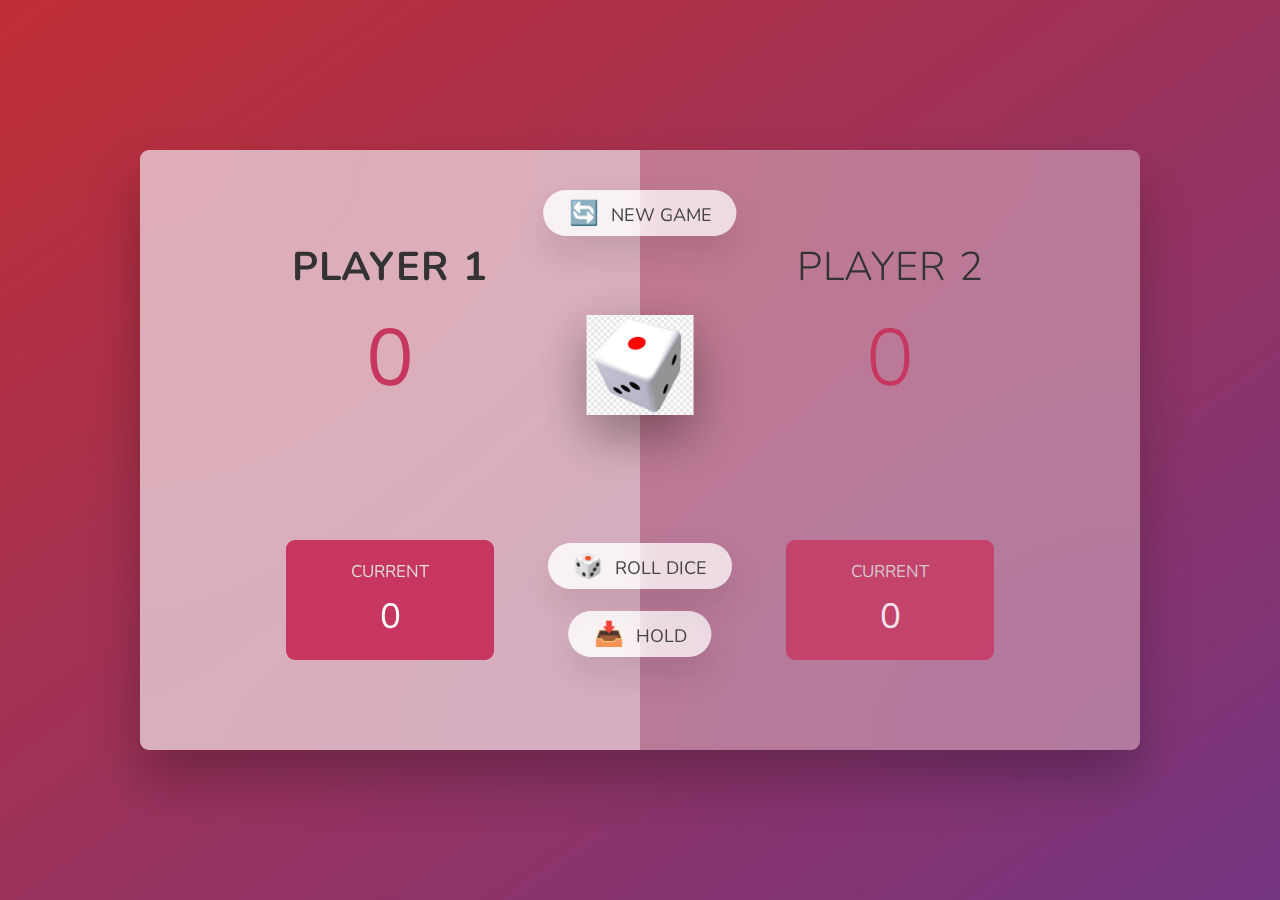
<file: Dice rolling/Index.html>
<!DOCTYPE html>
<html lang="en">
  <head>
    <meta charset="UTF-8" />
    <meta name="viewport" content="width=device-width, initial-scale=1.0" />
    <meta http-equiv="X-UA-Compatible" content="ie=edge" />
    <link rel="stylesheet" href="style.css" />
    <title>Pig Game</title>
  </head>
  <body>
    <main>
      <section class="player player--0 player--active">
        <h2 class="name" id="name--0">Player 1</h2>
        <p class="score" id="score--0">43</p>
        <div class="current">
          <p class="current-label">Current</p>
          <p class="current-score" id="current--0">0</p>
        </div>
      </section>
      <section class="player player--1">
        <h2 class="name" id="name--1">Player 2</h2>
        <p class="score" id="score--1">24</p>
        <div class="current">
          <p class="current-label">Current</p>
          <p class="current-score" id="current--1">0</p>
        </div>
      </section>

      <img src="dice9.gif" alt="Playing dice" class="dice1" />
      <img src="dice8.png" alt="Playing dice" class="dice" />
      <button class="btn btn--new">🔄 New game</button>
      <button class="btn btn--roll">🎲 Roll dice</button>
      <button class="btn btn--hold">📥 Hold</button>
    </main>
    <script src="script.js"></script>
  </body>
</html>
</file>
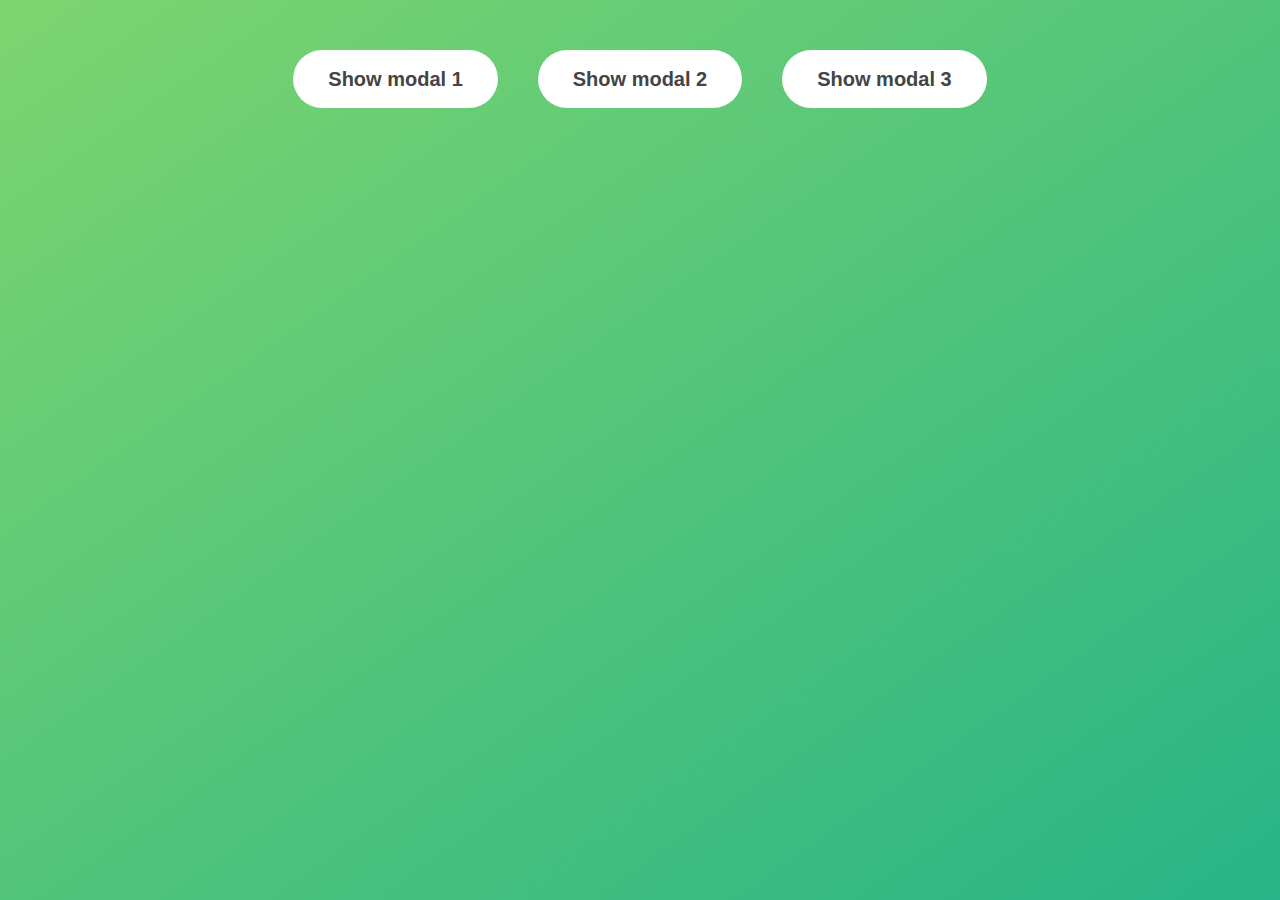
<file: Modal/Index.html>
<!DOCTYPE html>
<html lang="en">
  <head>
    <meta charset="UTF-8" />
    <meta name="viewport" content="width=device-width, initial-scale=1.0" />
    <meta http-equiv="X-UA-Compatible" content="ie=edge" />
    <link rel="stylesheet" href="style.css" />
    <title>Modal window</title>
  </head>
  <body>
    <button class="show-modal">Show modal 1</button>
    <button class="show-modal">Show modal 2</button>
    <button class="show-modal">Show modal 3</button>

    <div class="modal hidden">
      <button class="close-modal">&times;</button>
      <h1>I'm a modal window 😍</h1>
      <p>
        Lorem ipsum dolor sit amet, consectetur adipisicing elit, sed do eiusmod
        tempor incididunt ut labore et dolore magna aliqua. Ut enim ad minim
        veniam, quis nostrud exercitation ullamco laboris nisi ut aliquip ex ea
        commodo consequat. Duis aute irure dolor in reprehenderit in voluptate
        velit esse cillum dolore eu fugiat nulla pariatur. Excepteur sint
        occaecat cupidatat non proident, sunt in culpa qui officia deserunt
        mollit anim id est laborum.
      </p>
    </div>
    <div class="overlay hidden"></div>

    <script src="script.js"></script>
  </body>
</html>
</file>
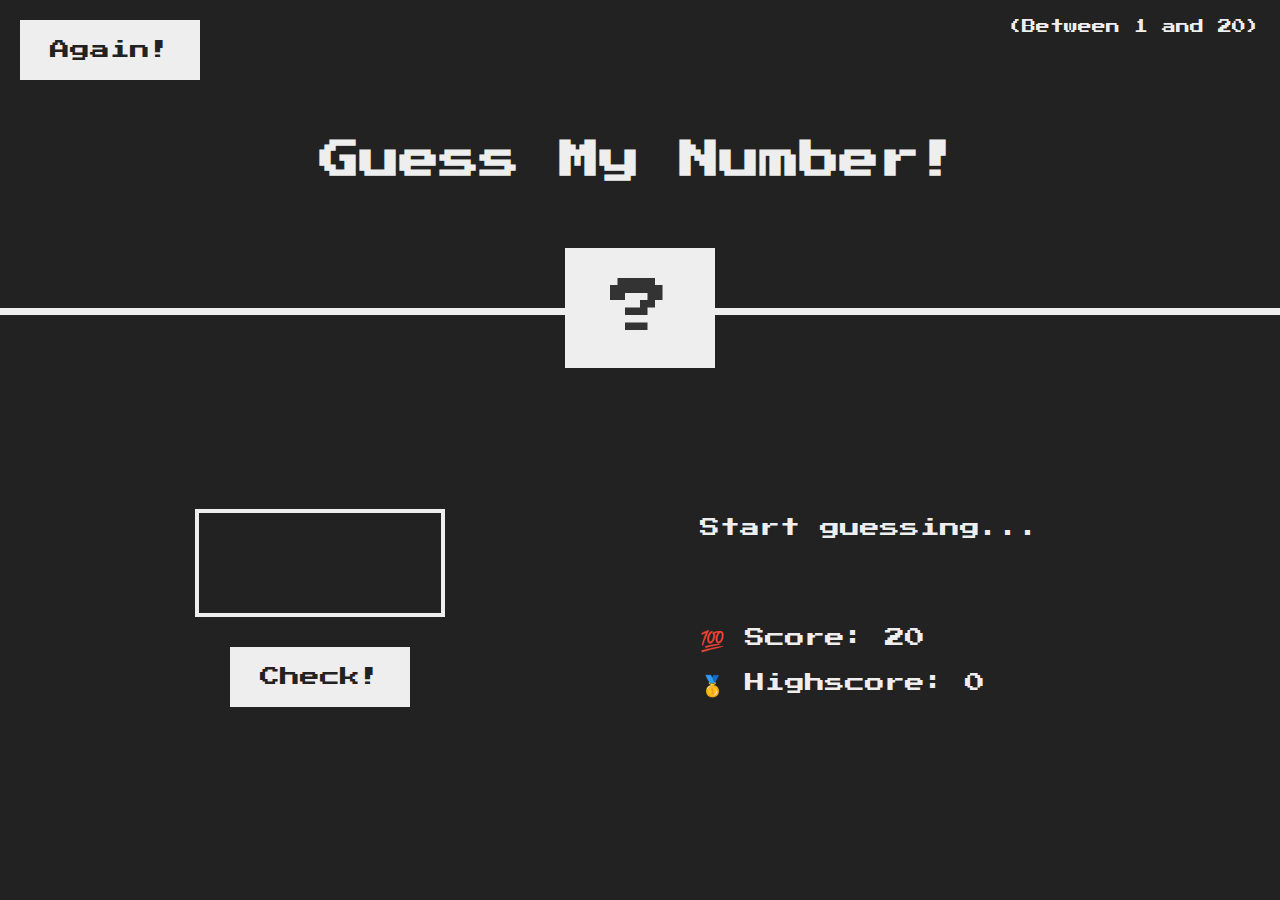
<file: Guessing game/Guess the number.html>
<!DOCTYPE html>
<html lang="en">
  <head>
    <meta charset="UTF-8" />
    <meta name="viewport" content="width=device-width, initial-scale=1.0" />
    <meta http-equiv="X-UA-Compatible" content="ie=edge" />
    <link rel="stylesheet" href="style.css" />
    <title>Guess My Number!</title>
  </head>
  <body>
    <header>
      <h1>Guess My Number!</h1>
      <p class="between">(Between 1 and 20)</p>
      <button class="btn again">Again!</button>
      <div class="number">?</div>
    </header>
    <main>
      <section class="left">
        <input type="number" class="guess" />
        <button class="btn check">Check!</button>
      </section>
      <section class="right">
        <p class="message">Start guessing...</p>
        <p class="label-score">💯 Score: <span class="score">20</span></p>
        <p class="label-highscore">
          🥇 Highscore: <span class="highscore">0</span>
        </p>
      </section>
    </main>
    <script src="main.js"></script>
  </body>
</html>
</file>
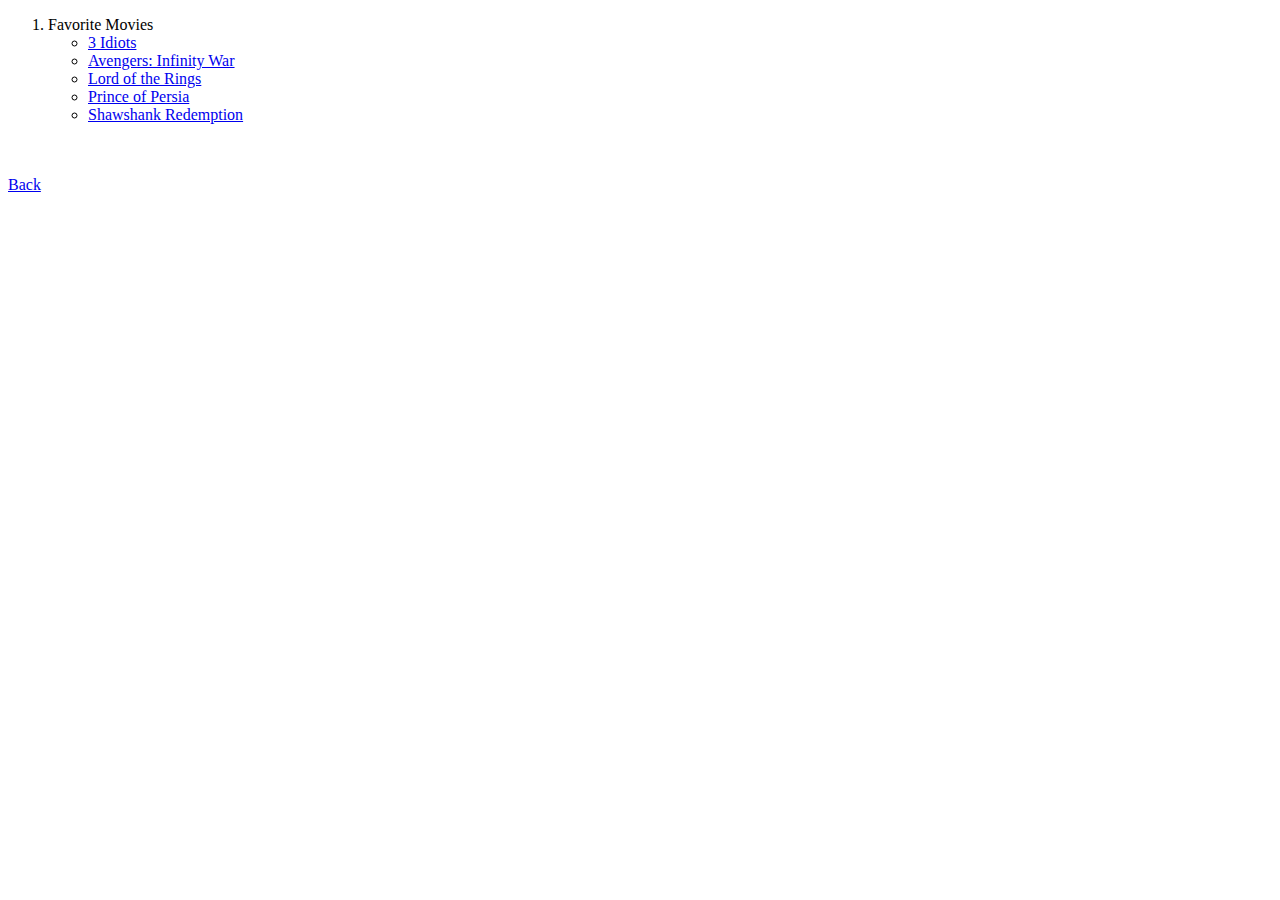
<file: Main/Pages/details.html>
<!DOCTYPE html>
<html lang="en">
<head>
    <meta charset="UTF-8">
    <meta http-equiv="X-UA-Compatible" content="IE=edge">
    <meta name="viewport" content="width=device-width, initial-scale=1.0">
    <title>Favorites Movies</title>
</head>
<body>

    <ol>
        <li>Favorite Movies</li>
          <ul>
            <li><a href="film1.html" target="_blank">3 Idiots</a></li>
            <li><a href="Film2.html" target="_blank">Avengers: Infinity War</a></li>
            <li><a href="film3.html" target="_blank">Lord of the Rings</a></li>
            <li><a href="film4.html" target="_blank">Prince of Persia</a></li>
            <li><a href="film5.html" target="_blank">Shawshank Redemption</a></li>
          </ul>
    </ol>
    <br>
    <br>
    <a href="Assignment.html">Back</a>
    
</body>
</html>
</file>
<file: Dice rolling/style.css>
@import url('https://fonts.googleapis.com/css2?family=Nunito&display=swap');

* {
  margin: 0;
  padding: 0;
  box-sizing: inherit;
}

html {
  font-size: 62.5%;
  box-sizing: border-box;
}

body {
  font-family: 'Nunito', sans-serif;
  font-weight: 400;
  height: 100vh;
  color: #333;
  background-image: linear-gradient(to top left, #753682 0%, #bf2e34 100%);
  display: flex;
  align-items: center;
  justify-content: center;
}

/* LAYOUT */
main {
  position: relative;
  width: 100rem;
  height: 60rem;
  background-color: rgba(255, 255, 255, 0.35);
  backdrop-filter: blur(200px);
  filter: blur();
  box-shadow: 0 3rem 5rem rgba(0, 0, 0, 0.25);
  border-radius: 9px;
  overflow: hidden;
  display: flex;
}

.player {
  flex: 50%;
  padding: 9rem;
  display: flex;
  flex-direction: column;
  align-items: center;
  transition: all 0.75s;
}

/* ELEMENTS */
.name {
  position: relative;
  font-size: 4rem;
  text-transform: uppercase;
  letter-spacing: 1px;
  word-spacing: 2px;
  font-weight: 300;
  margin-bottom: 1rem;
}

.score {
  font-size: 8rem;
  font-weight: 300;
  color: #c7365f;
  margin-bottom: auto;
}

.player--active {
  background-color: rgba(255, 255, 255, 0.4);
}
.player--active .name {
  font-weight: 700;
}
.player--active .score {
  font-weight: 400;
}

.player--active .current {
  opacity: 1;
}

.current {
  background-color: #c7365f;
  opacity: 0.8;
  border-radius: 9px;
  color: #fff;
  width: 65%;
  padding: 2rem;
  text-align: center;
  transition: all 0.75s;
}

.current-label {
  text-transform: uppercase;
  margin-bottom: 1rem;
  font-size: 1.7rem;
  color: #ddd;
}

.current-score {
  font-size: 3.5rem;
}

/* ABSOLUTE POSITIONED ELEMENTS */
.btn {
  position: absolute;
  left: 50%;
  transform: translateX(-50%);
  color: #444;
  background: none;
  border: none;
  font-family: inherit;
  font-size: 1.8rem;
  text-transform: uppercase;
  cursor: pointer;
  font-weight: 400;
  transition: all 0.2s;

  background-color: white;
  background-color: rgba(255, 255, 255, 0.6);
  backdrop-filter: blur(10px);

  padding: 0.7rem 2.5rem;
  border-radius: 50rem;
  box-shadow: 0 1.75rem 3.5rem rgba(0, 0, 0, 0.1);
}

.btn::first-letter {
  font-size: 2.4rem;
  display: inline-block;
  margin-right: 0.7rem;
}

.btn--new {
  top: 4rem;
}
.btn--roll {
  top: 39.3rem;
}
.btn--hold {
  top: 46.1rem;
}

.btn:active {
  transform: translate(-50%, 3px);
  box-shadow: 0 1rem 2rem rgba(0, 0, 0, 0.15);
}

.btn:focus {
  outline: none;
}

.dice {
  position: absolute;
  left: 50%;
  top: 16.5rem;
  transform: translateX(-50%);
  height: 10rem;
  box-shadow: 0 2rem 5rem rgba(0, 0, 0, 0.2);
}
.dice1 {
    position: absolute;
    left: 50%;
    top: 16.5rem;
    transform: translateX(-50%);
    height: 10rem;
    box-shadow: 0 2rem 5rem rgba(0, 0, 0, 0.2);
  }

.player--winner {
  background-color: #2f2f2f;
}

.player--winner .name {
  font-weight: 700;
  color: #c7365f;
}
</file>
<file: Modal/style.css>
* {
    margin: 0;
    padding: 0;
    box-sizing: inherit;
  }
  
  html {
    font-size: 62.5%;
    box-sizing: border-box;
  }
  
  body {
    font-family: sans-serif;
    color: #333;
    line-height: 1.5;
    height: 100vh;
    position: relative;
    display: flex;
    align-items: flex-start;
    justify-content: center;
    background: linear-gradient(to top left, #28b487, #7dd56f);
  }
  
  .show-modal {
    font-size: 2rem;
    font-weight: 600;
    padding: 1.75rem 3.5rem;
    margin: 5rem 2rem;
    border: none;
    background-color: #fff;
    color: #444;
    border-radius: 10rem;
    cursor: pointer;
  }
  
  .close-modal {
    position: absolute;
    top: 1.2rem;
    right: 2rem;
    font-size: 5rem;
    color: #333;
    cursor: pointer;
    border: none;
    background: none;
  }
  
  h1 {
    font-size: 2.5rem;
    margin-bottom: 2rem;
  }
  
  p {
    font-size: 1.8rem;
  }
  
  /* -------------------------- */
  /* CLASSES TO MAKE MODAL WORK */
  .hidden {
    display: none;
  }
  
  .modal {
    position: absolute;
    top: 50%;
    left: 50%;
    transform: translate(-50%, -50%);
    width: 70%;
  
    background-color: white;
    padding: 6rem;
    border-radius: 5px;
    box-shadow: 0 3rem 5rem rgba(0, 0, 0, 0.3);
    z-index: 10;
  }
  
  .overlay {
    position: absolute;
    top: 0;
    left: 0;
    width: 100%;
    height: 100%;
    background-color: rgba(0, 0, 0, 0.6);
    backdrop-filter: blur(3px);
    z-index: 5;
  }
</file>
<file: Guessing game/style.css>
@import url('https://fonts.googleapis.com/css?family=Press+Start+2P&display=swap');

* {
  margin: 0;
  padding: 0;
  box-sizing: inherit;
}

html {
  font-size: 62.5%;
  box-sizing: border-box;
}

body {
  font-family: 'Press Start 2P', sans-serif;
  color: #eee;
  background-color: #222;
  /* background-color: #60b347; */
}

/* LAYOUT */
header {
  position: relative;
  height: 35vh;
  border-bottom: 7px solid #eee;
}

main {
  height: 65vh;
  color: #eee;
  display: flex;
  align-items: center;
  justify-content: space-around;
}

.left {
  width: 52rem;
  display: flex;
  flex-direction: column;
  align-items: center;
}

.right {
  width: 52rem;
  font-size: 2rem;
}

/* ELEMENTS STYLE */
h1 {
  font-size: 4rem;
  text-align: center;
  position: absolute;
  width: 100%;
  top: 52%;
  left: 50%;
  transform: translate(-50%, -50%);
}

.number {
  background: #eee;
  color: #333;
  font-size: 6rem;
  width: 15rem;
  padding: 3rem 0rem;
  text-align: center;
  position: absolute;
  bottom: 0;
  left: 50%;
  transform: translate(-50%, 50%);
}

.between {
  font-size: 1.4rem;
  position: absolute;
  top: 2rem;
  right: 2rem;
}

.again {
  position: absolute;
  top: 2rem;
  left: 2rem;
}

.guess {
  background: none;
  border: 4px solid #eee;
  font-family: inherit;
  color: inherit;
  font-size: 5rem;
  padding: 2.5rem;
  width: 25rem;
  text-align: center;
  display: block;
  margin-bottom: 3rem;
}

.btn {
  border: none;
  background-color: #eee;
  color: #222;
  font-size: 2rem;
  font-family: inherit;
  padding: 2rem 3rem;
  cursor: pointer;
}

.btn:hover {
  background-color: #ccc;
}

.message {
  margin-bottom: 8rem;
  height: 3rem;
}

.label-score {
  margin-bottom: 2rem;
}
</file>
